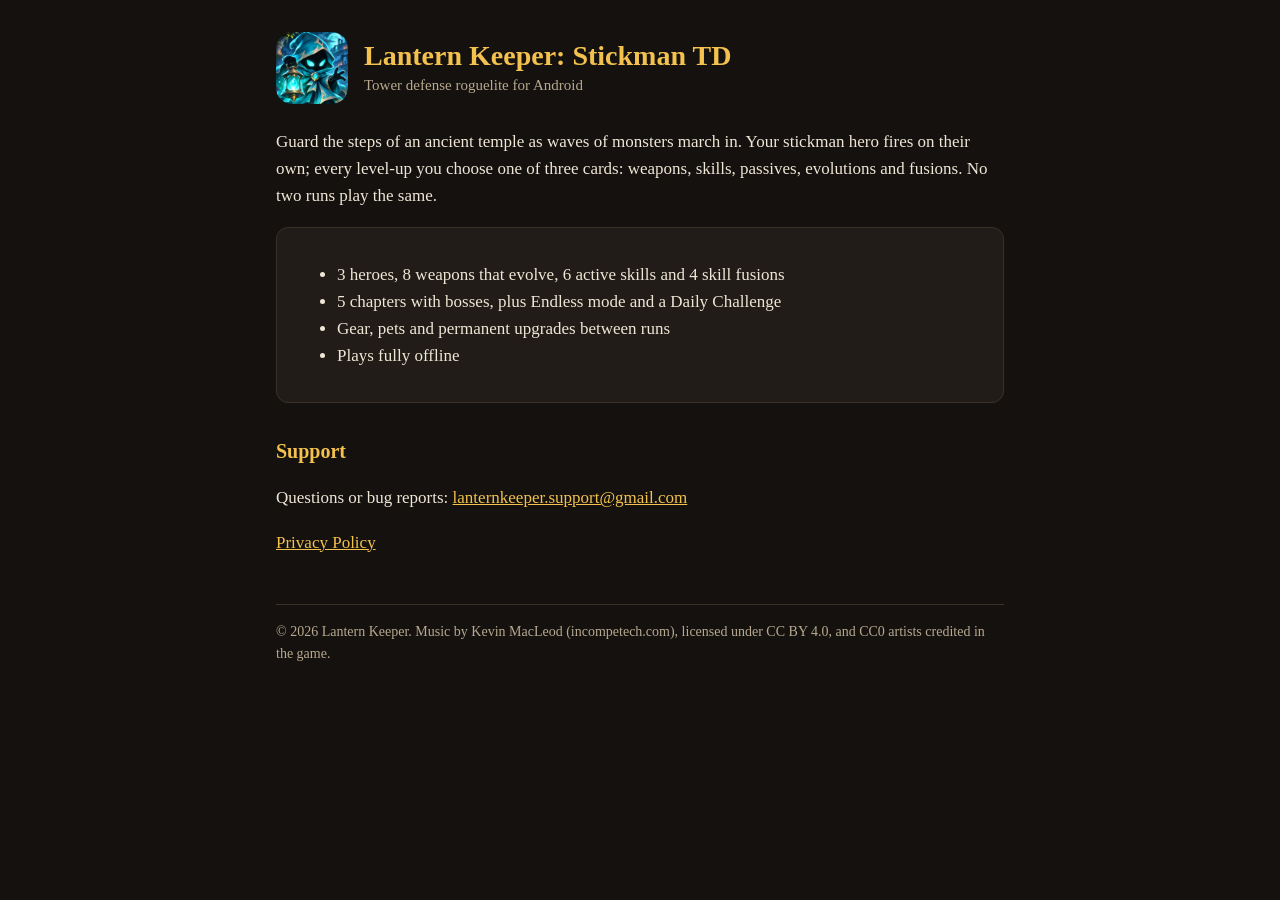
<file: index.html>
<!doctype html>
<html lang="en"><head><meta charset="utf-8"><meta name="viewport" content="width=device-width,initial-scale=1">
<title>Lantern Keeper: Stickman TD</title><link rel="stylesheet" href="style.css"><link rel="icon" href="icon.png"></head>
<body><main>
<header><img src="icon.png" alt=""><div><h1>Lantern Keeper: Stickman TD</h1><div class="mute">Tower defense roguelite for Android</div></div></header>
<p>Guard the steps of an ancient temple as waves of monsters march in. Your stickman hero fires on their own; every level-up you choose one of three cards: weapons, skills, passives, evolutions and fusions. No two runs play the same.</p>
<div class="card">
<ul>
<li>3 heroes, 8 weapons that evolve, 6 active skills and 4 skill fusions</li>
<li>5 chapters with bosses, plus Endless mode and a Daily Challenge</li>
<li>Gear, pets and permanent upgrades between runs</li>
<li>Plays fully offline</li>
</ul>
</div>
<h2>Support</h2>
<p>Questions or bug reports: <a href="mailto:lanternkeeper.support@gmail.com">lanternkeeper.support@gmail.com</a></p>
<p><a href="privacy.html">Privacy Policy</a></p>
<footer>© 2026 Lantern Keeper. Music by Kevin MacLeod (incompetech.com), licensed under CC BY 4.0, and CC0 artists credited in the game.</footer>
</main></body></html>
</file>
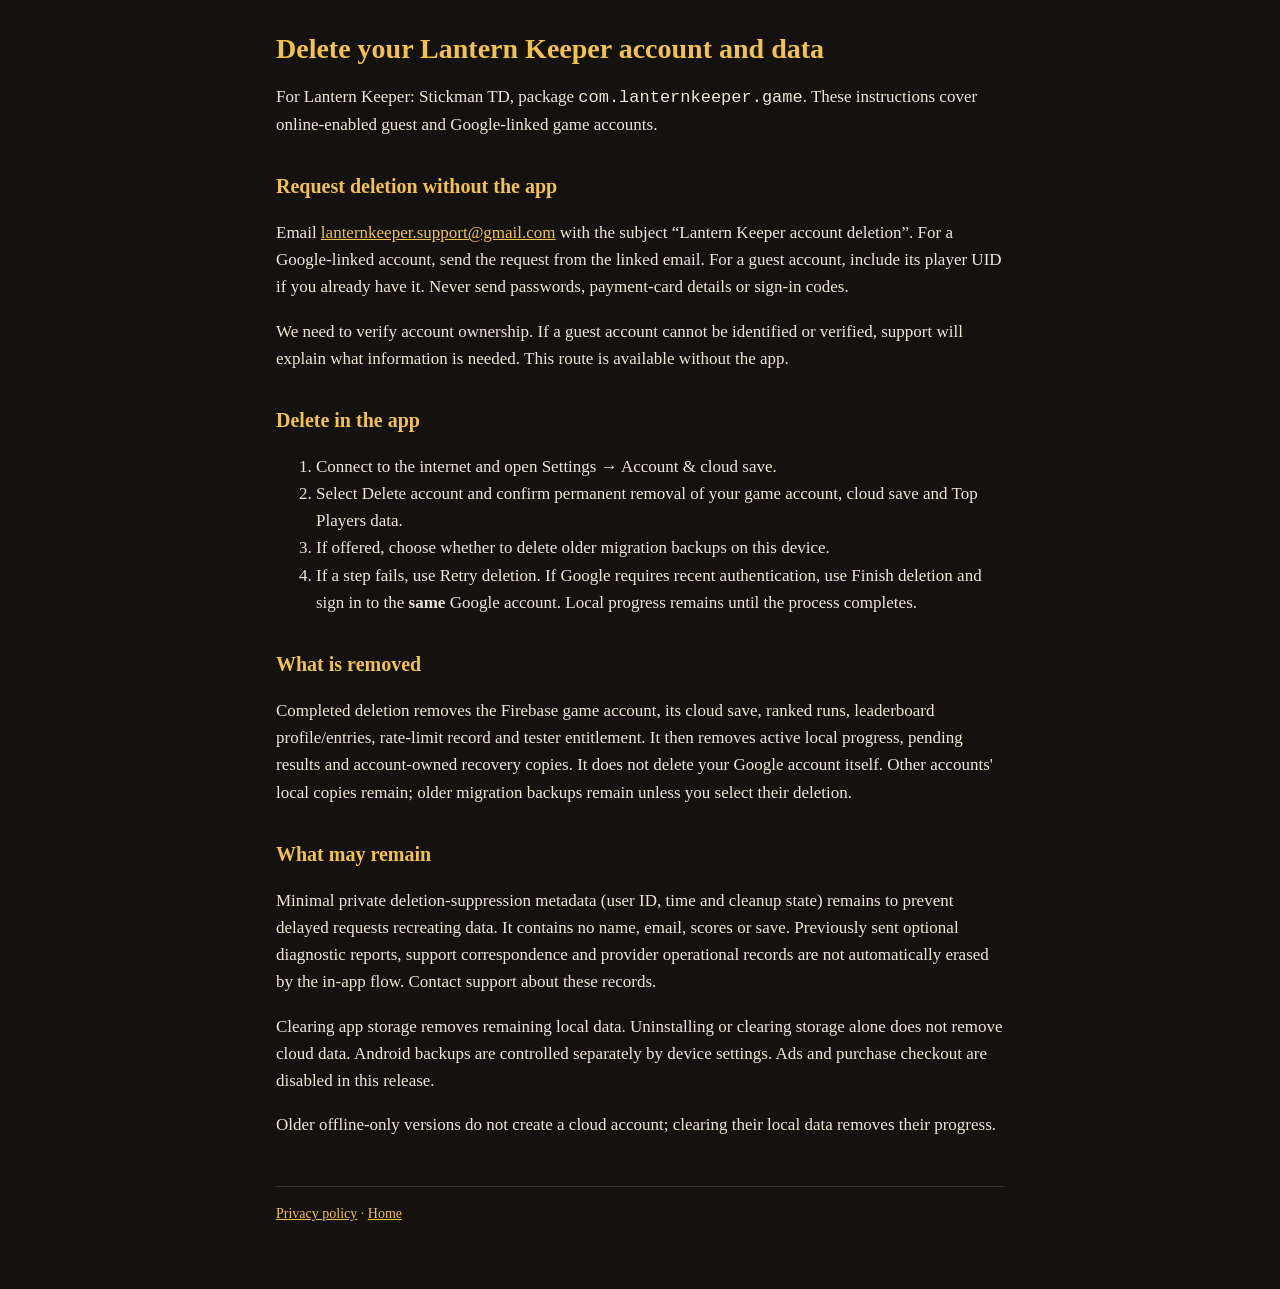
<file: delete-account.html>
<!doctype html>
<html lang="en"><head><meta charset="utf-8"><meta name="viewport" content="width=device-width,initial-scale=1">
<title>Delete your account – Lantern Keeper</title><link rel="stylesheet" href="style.css"></head>
<body><main><h1>Delete your Lantern Keeper account and data</h1>
<p>For Lantern Keeper: Stickman TD, package <code>com.lanternkeeper.game</code>. These instructions cover online-enabled guest and Google-linked game accounts.</p>
<h2>Request deletion without the app</h2>
<p>Email <a href="mailto:lanternkeeper.support@gmail.com?subject=Lantern%20Keeper%20account%20deletion">lanternkeeper.support@gmail.com</a> with the subject “Lantern Keeper account deletion”. For a Google-linked account, send the request from the linked email. For a guest account, include its player UID if you already have it. Never send passwords, payment-card details or sign-in codes.</p>
<p>We need to verify account ownership. If a guest account cannot be identified or verified, support will explain what information is needed. This route is available without the app.</p>
<h2>Delete in the app</h2>
<ol><li>Connect to the internet and open Settings → Account &amp; cloud save.</li>
<li>Select Delete account and confirm permanent removal of your game account, cloud save and Top Players data.</li>
<li>If offered, choose whether to delete older migration backups on this device.</li>
<li>If a step fails, use Retry deletion. If Google requires recent authentication, use Finish deletion and sign in to the <strong>same</strong> Google account. Local progress remains until the process completes.</li></ol>
<h2>What is removed</h2>
<p>Completed deletion removes the Firebase game account, its cloud save, ranked runs, leaderboard profile/entries, rate-limit record and tester entitlement. It then removes active local progress, pending results and account-owned recovery copies. It does not delete your Google account itself. Other accounts' local copies remain; older migration backups remain unless you select their deletion.</p>
<h2>What may remain</h2>
<p>Minimal private deletion-suppression metadata (user ID, time and cleanup state) remains to prevent delayed requests recreating data. It contains no name, email, scores or save. Previously sent optional diagnostic reports, support correspondence and provider operational records are not automatically erased by the in-app flow. Contact support about these records.</p>
<p>Clearing app storage removes remaining local data. Uninstalling or clearing storage alone does not remove cloud data. Android backups are controlled separately by device settings. Ads and purchase checkout are disabled in this release.</p>
<p>Older offline-only versions do not create a cloud account; clearing their local data removes their progress.</p>
<footer><a href="privacy.html">Privacy policy</a> · <a href="index.html">Home</a></footer>
</main></body></html>
</file>
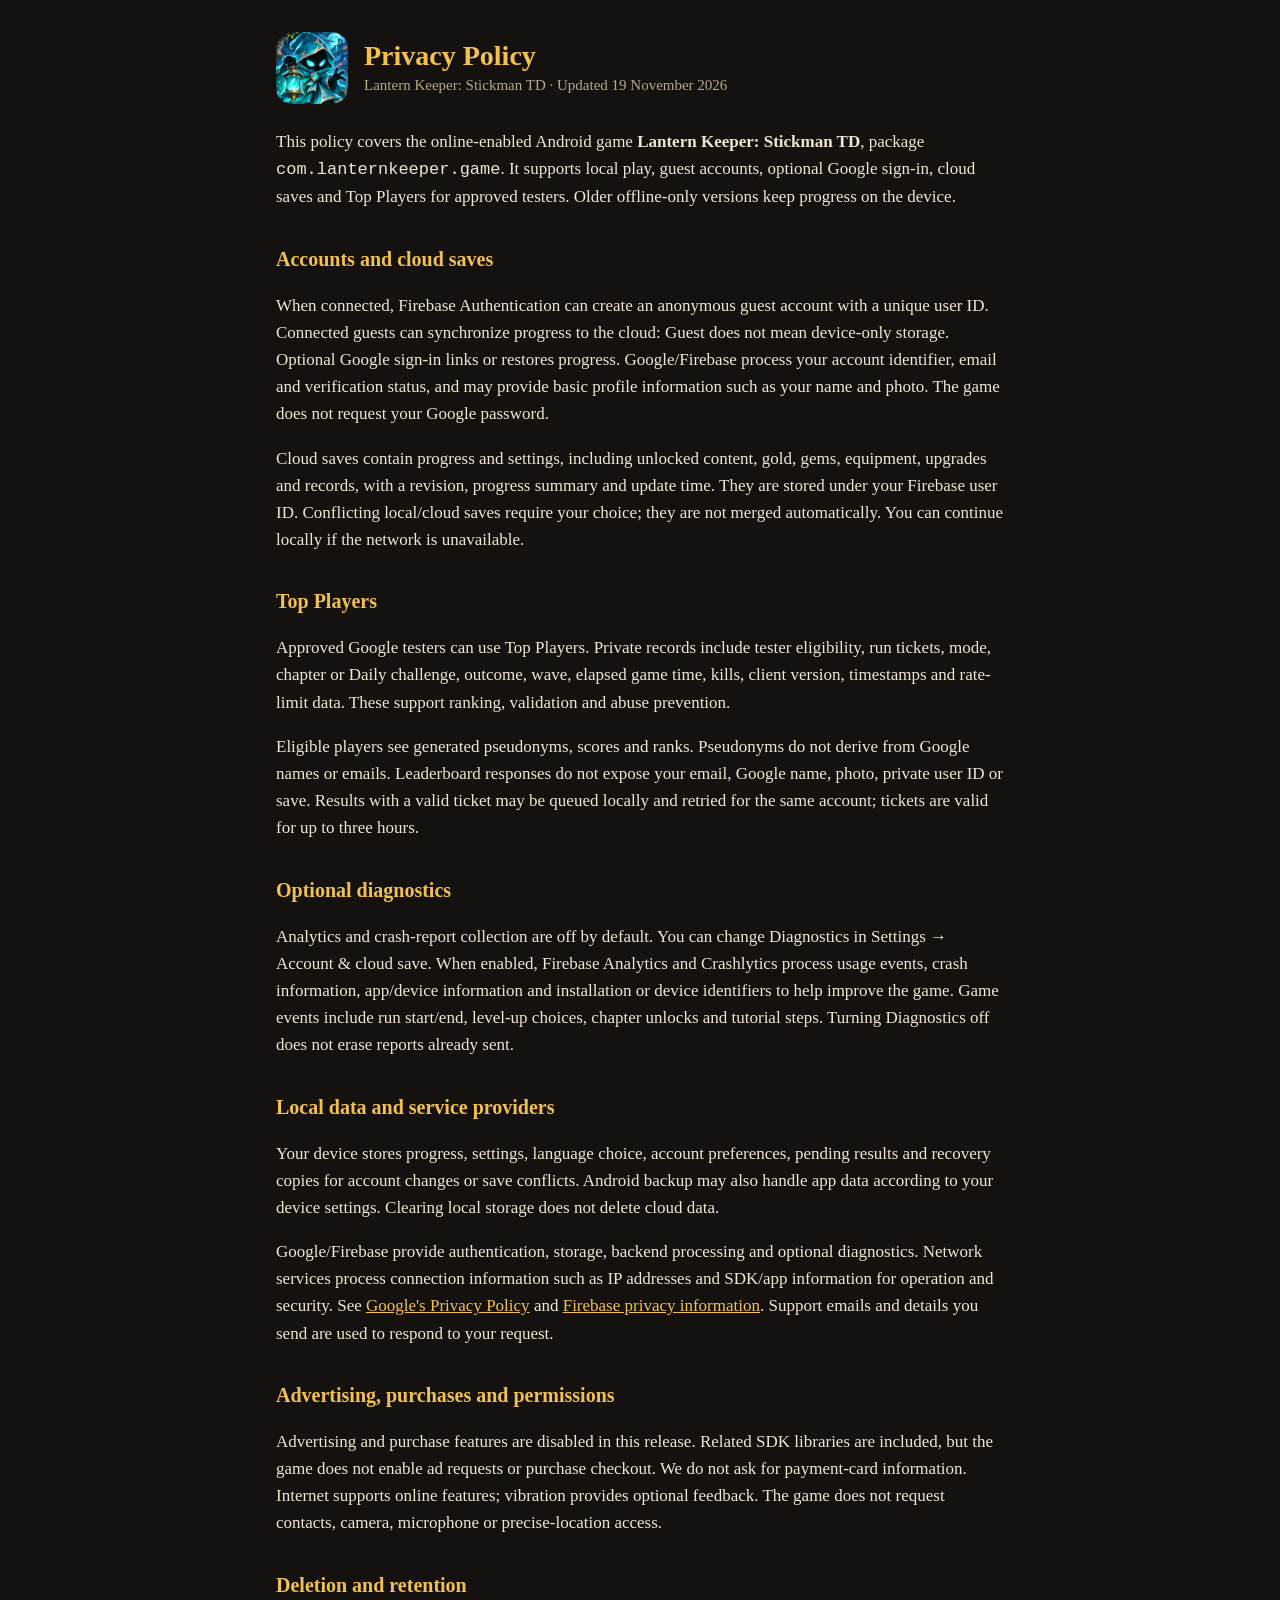
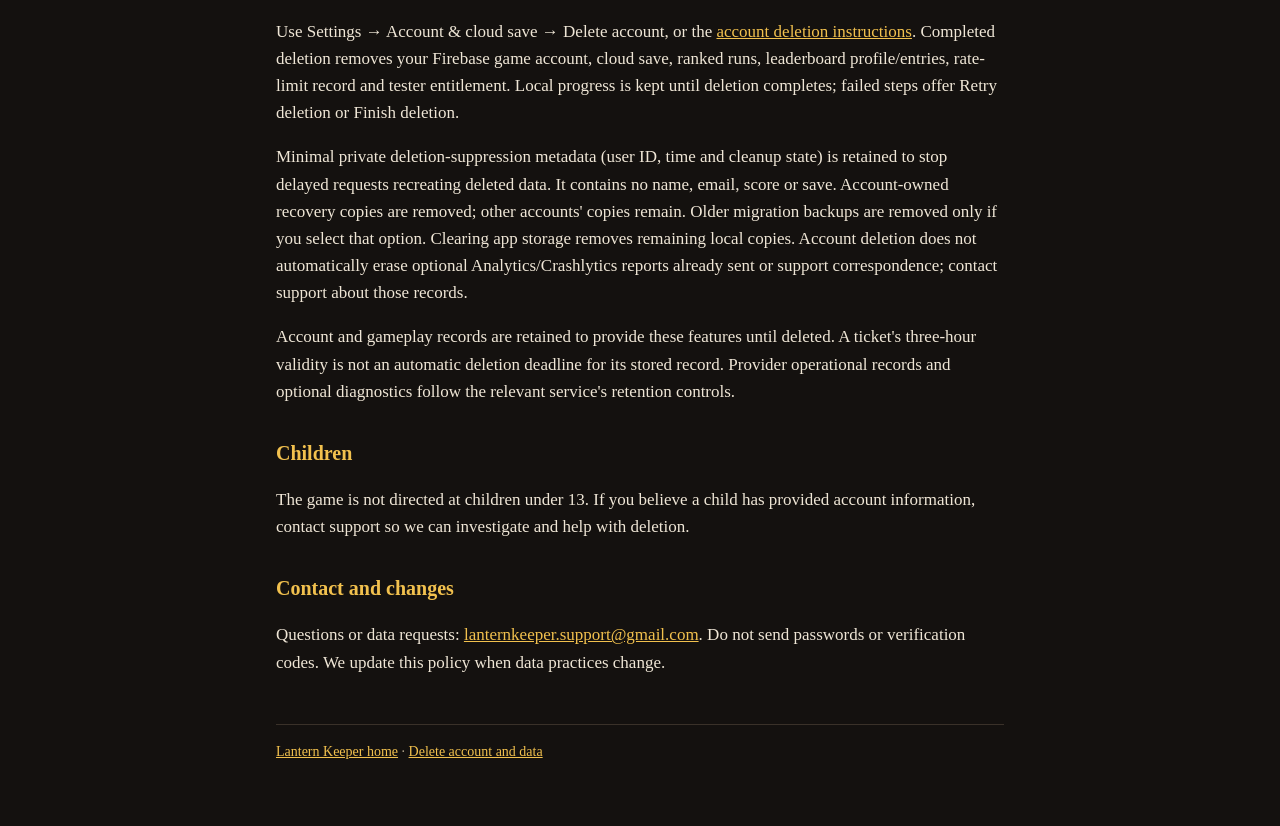
<file: privacy.html>
<!doctype html>
<html lang="en"><head><meta charset="utf-8"><meta name="viewport" content="width=device-width,initial-scale=1">
<title>Privacy Policy – Lantern Keeper</title><link rel="stylesheet" href="style.css"><link rel="icon" href="icon.png"></head>
<body><main>
<header><img src="icon.png" alt=""><div><h1>Privacy Policy</h1><div class="mute">Lantern Keeper: Stickman TD · Updated 19 November 2026</div></div></header>
<p>This policy covers the online-enabled Android game <strong>Lantern Keeper: Stickman TD</strong>, package <code>com.lanternkeeper.game</code>. It supports local play, guest accounts, optional Google sign-in, cloud saves and Top Players for approved testers. Older offline-only versions keep progress on the device.</p>
<h2>Accounts and cloud saves</h2>
<p>When connected, Firebase Authentication can create an anonymous guest account with a unique user ID. Connected guests can synchronize progress to the cloud: Guest does not mean device-only storage. Optional Google sign-in links or restores progress. Google/Firebase process your account identifier, email and verification status, and may provide basic profile information such as your name and photo. The game does not request your Google password.</p>
<p>Cloud saves contain progress and settings, including unlocked content, gold, gems, equipment, upgrades and records, with a revision, progress summary and update time. They are stored under your Firebase user ID. Conflicting local/cloud saves require your choice; they are not merged automatically. You can continue locally if the network is unavailable.</p>
<h2>Top Players</h2>
<p>Approved Google testers can use Top Players. Private records include tester eligibility, run tickets, mode, chapter or Daily challenge, outcome, wave, elapsed game time, kills, client version, timestamps and rate-limit data. These support ranking, validation and abuse prevention.</p>
<p>Eligible players see generated pseudonyms, scores and ranks. Pseudonyms do not derive from Google names or emails. Leaderboard responses do not expose your email, Google name, photo, private user ID or save. Results with a valid ticket may be queued locally and retried for the same account; tickets are valid for up to three hours.</p>
<h2>Optional diagnostics</h2>
<p>Analytics and crash-report collection are off by default. You can change Diagnostics in Settings → Account &amp; cloud save. When enabled, Firebase Analytics and Crashlytics process usage events, crash information, app/device information and installation or device identifiers to help improve the game. Game events include run start/end, level-up choices, chapter unlocks and tutorial steps. Turning Diagnostics off does not erase reports already sent.</p>
<h2>Local data and service providers</h2>
<p>Your device stores progress, settings, language choice, account preferences, pending results and recovery copies for account changes or save conflicts. Android backup may also handle app data according to your device settings. Clearing local storage does not delete cloud data.</p>
<p>Google/Firebase provide authentication, storage, backend processing and optional diagnostics. Network services process connection information such as IP addresses and SDK/app information for operation and security. See <a href="https://policies.google.com/privacy">Google's Privacy Policy</a> and <a href="https://firebase.google.com/support/privacy">Firebase privacy information</a>. Support emails and details you send are used to respond to your request.</p>
<h2>Advertising, purchases and permissions</h2>
<p>Advertising and purchase features are disabled in this release. Related SDK libraries are included, but the game does not enable ad requests or purchase checkout. We do not ask for payment-card information. Internet supports online features; vibration provides optional feedback. The game does not request contacts, camera, microphone or precise-location access.</p>
<h2>Deletion and retention</h2>
<p>Use Settings → Account &amp; cloud save → Delete account, or the <a href="delete-account.html">account deletion instructions</a>. Completed deletion removes your Firebase game account, cloud save, ranked runs, leaderboard profile/entries, rate-limit record and tester entitlement. Local progress is kept until deletion completes; failed steps offer Retry deletion or Finish deletion.</p>
<p>Minimal private deletion-suppression metadata (user ID, time and cleanup state) is retained to stop delayed requests recreating deleted data. It contains no name, email, score or save. Account-owned recovery copies are removed; other accounts' copies remain. Older migration backups are removed only if you select that option. Clearing app storage removes remaining local copies. Account deletion does not automatically erase optional Analytics/Crashlytics reports already sent or support correspondence; contact support about those records.</p>
<p>Account and gameplay records are retained to provide these features until deleted. A ticket's three-hour validity is not an automatic deletion deadline for its stored record. Provider operational records and optional diagnostics follow the relevant service's retention controls.</p>
<h2>Children</h2>
<p>The game is not directed at children under 13. If you believe a child has provided account information, contact support so we can investigate and help with deletion.</p>
<h2>Contact and changes</h2>
<p>Questions or data requests: <a href="mailto:lanternkeeper.support@gmail.com">lanternkeeper.support@gmail.com</a>. Do not send passwords or verification codes. We update this policy when data practices change.</p>
<footer><a href="index.html">Lantern Keeper home</a> · <a href="delete-account.html">Delete account and data</a></footer>
</main></body></html>
</file>
<file: style.css>
:root{--bg:#14110f;--card:#211c18;--ink:#efe6d6;--mute:#b7a98f;--gold:#f2c14e;--line:#3a3129}
*{box-sizing:border-box}
body{margin:0;background:var(--bg);color:var(--ink);font:17px/1.6 Georgia,"Times New Roman",serif}
main{max-width:760px;margin:0 auto;padding:32px 16px 64px}
header{display:flex;gap:16px;align-items:center;margin-bottom:24px}
header img{width:72px;height:72px;border-radius:16px}
h1{font-size:28px;margin:0;color:var(--gold);line-height:1.2}
h2{font-size:20px;margin:32px 0 8px;color:var(--gold)}
p,li{color:var(--ink)}
.mute{color:var(--mute);font-size:15px}
a{color:var(--gold)}
.card{background:var(--card);border:1px solid var(--line);border-radius:12px;padding:16px 20px;margin:16px 0}
footer{margin-top:48px;border-top:1px solid var(--line);padding-top:16px;color:var(--mute);font-size:14px}
</file>
